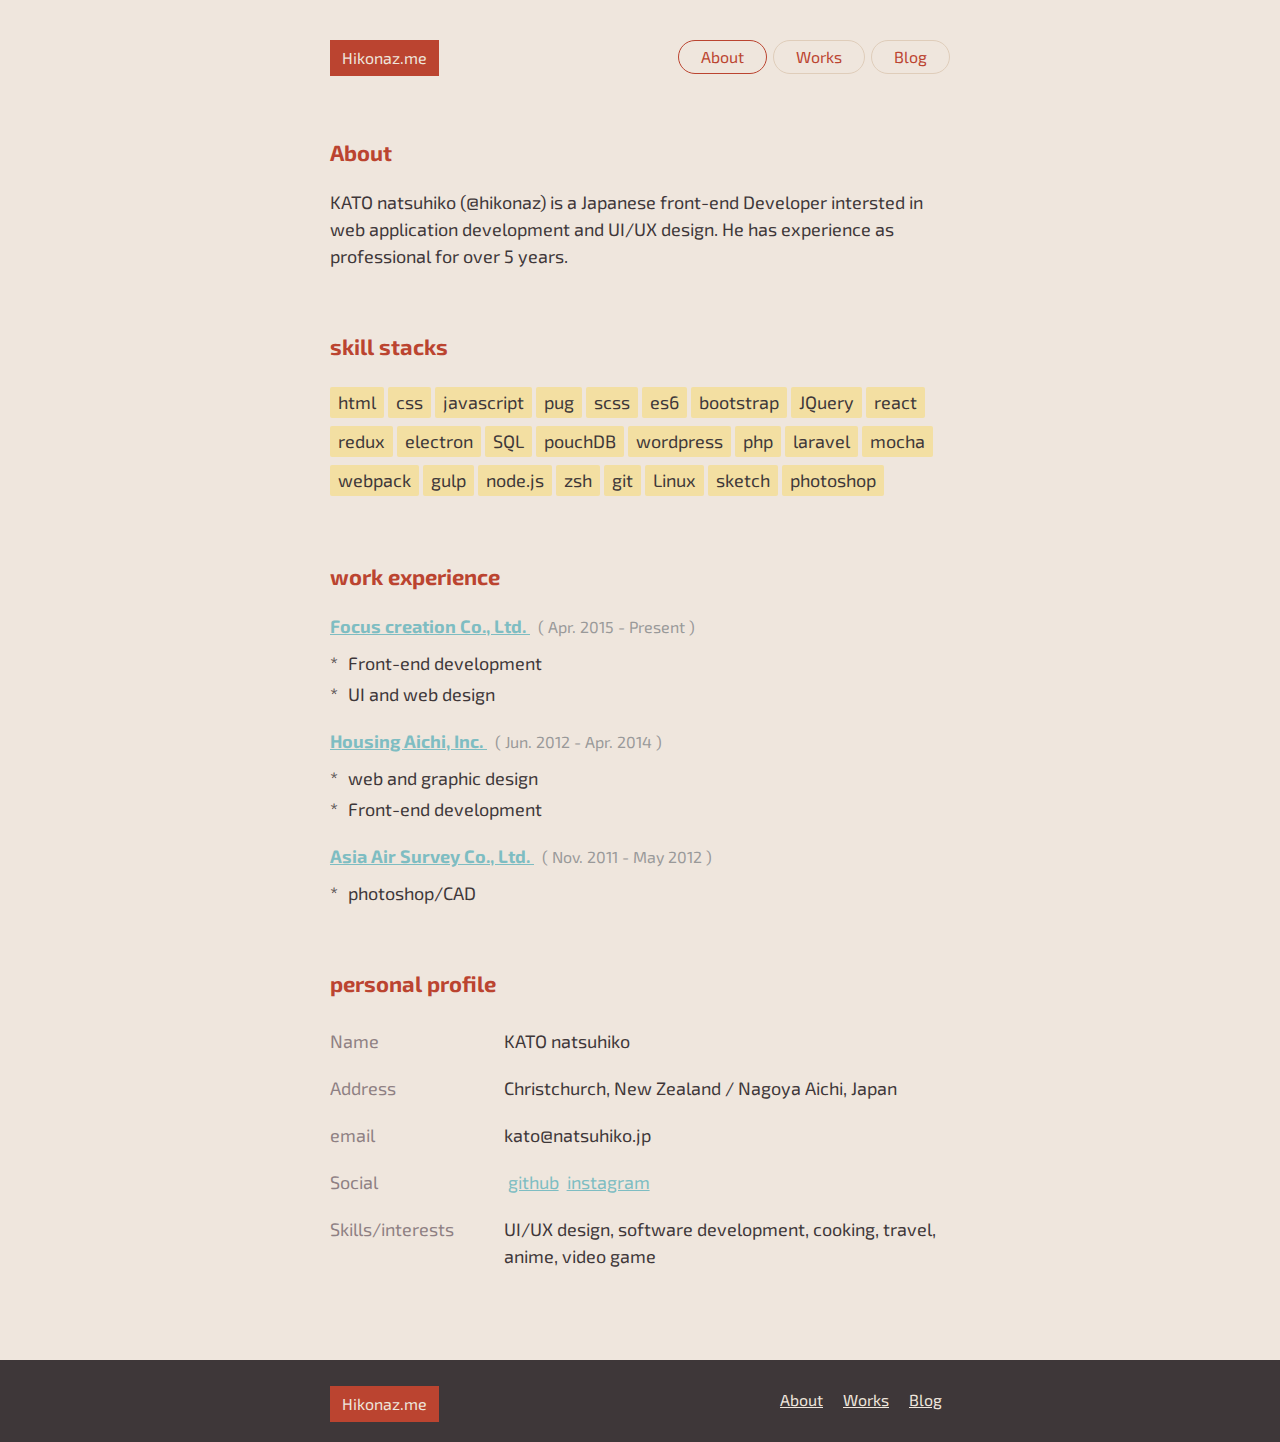
<file: index.html>
<!DOCTYPE html>
<html lang="ja">
  <head>
    <title>Hikonaz.me</title>
    <meta charset="utf-8">
    <meta name="viewport" content="width=device-width, initial-scale=1.0">
    <link href="assets/styles/style.css" rel="stylesheet" type="text/css">
  </head>
  <body>
    <header class="l-header">
      <div class="l-header--inner">
        <p class="fnt-title">Hikonaz.me</p>
        <nav>
          <ul class="ListNavHeader">
            <li class="ListNavHeader--item" id="js-li-about"><a href="./index.html">About</a></li>
            <li class="ListNavHeader--item" id="js-li-works"><a href="./works.html">Works</a></li>
            <li class="ListNavHeader--item"><a href="./blog/index.html">Blog</a></li>
          </ul>
        </nav>
      </div>
    </header>
    <main class="l-main">
      <h1 class="fnt-headline">About</h1>
      <p class="l-textMainDesc fnt-text">KATO natsuhiko (@hikonaz) is a Japanese front-end Developer intersted in web application development and UI/UX design. He has experience as professional for over 5 years.</p>
      <section class="l-section">
        <h2 class="fnt-headline">skill stacks</h2>
                <ul class="listSkill">
                  <li class="listSkill--item">html</li>
                  <li class="listSkill--item">css</li>
                  <li class="listSkill--item">javascript</li>
                  <li class="listSkill--item">pug</li>
                  <li class="listSkill--item">scss</li>
                  <li class="listSkill--item">es6</li>
                  <li class="listSkill--item">bootstrap</li>
                  <li class="listSkill--item">JQuery</li>
                  <li class="listSkill--item">react</li>
                  <li class="listSkill--item">redux</li>
                  <li class="listSkill--item">electron</li>
                  <li class="listSkill--item">SQL</li>
                  <li class="listSkill--item">pouchDB</li>
                  <li class="listSkill--item">wordpress</li>
                  <li class="listSkill--item">php</li>
                  <li class="listSkill--item">laravel</li>
                  <li class="listSkill--item">mocha</li>
                  <li class="listSkill--item">webpack</li>
                  <li class="listSkill--item">gulp</li>
                  <li class="listSkill--item">node.js</li>
                  <li class="listSkill--item">zsh</li>
                  <li class="listSkill--item">git</li>
                  <li class="listSkill--item">Linux</li>
                  <li class="listSkill--item">sketch</li>
                  <li class="listSkill--item">photoshop</li>
                </ul>
      </section>
      <section class="l-section">
        <h2 class="fnt-headline">work experience</h2>
                <section class="sectionWorks">
                  <h3 class="sectionWorks--headline"><a href="http://www.focus-creation.jp">Focus creation Co., Ltd. </a><span class="sectionWorks--headline--span">Apr. 2015 - Present</span></h3>
                  <ul class="sectionWorks--list">
                    <li>Front-end development</li>
                    <li>UI and web design</li>
                  </ul>
                </section>
                <section class="sectionWorks">
                  <h3 class="sectionWorks--headline"><a href="http://www.housingaichi.com">Housing Aichi, Inc. </a><span class="sectionWorks--headline--span">Jun. 2012 - Apr. 2014</span></h3>
                  <ul class="sectionWorks--list">
                    <li>web and graphic design</li>
                    <li>Front-end development</li>
                  </ul>
                </section>
                <section class="sectionWorks">
                  <h3 class="sectionWorks--headline"><a href="http://www.ajiko.co.jp/en/">Asia Air Survey Co., Ltd. </a><span class="sectionWorks--headline--span">Nov. 2011 - May 2012</span></h3>
                  <ul class="sectionWorks--list">
                    <li>photoshop/CAD</li>
                  </ul>
                </section>
      </section>
      <section class="l-section">
        <h2 class="fnt-headline">personal profile</h2>
        <dl class="ListData">
          <dt class="ListData--title">Name</dt>
          <dd class="ListData--data">KATO natsuhiko</dd>
          <dt class="ListData--title">Address</dt>
          <dd class="ListData--data">Christchurch, New Zealand / Nagoya Aichi, Japan</dd>
          <dt class="ListData--title">email</dt>
          <dd class="ListData--data">kato@natsuhiko.jp</dd>
          <dt class="ListData--title">Social</dt>
          <dd class="ListData--data"><a class="ListData--data--link" href="https://github.com/natsuhikok">github</a><a class="ListData--data--link" href="https://www.instagram.com/hikonaz/">instagram</a></dd>
          <dt class="ListData--title">Skills/interests</dt>
          <dd class="ListData--data">UI/UX design, software development, cooking, travel, anime, video game</dd>
        </dl>
      </section>
    </main>
    <footer class="l-footer">
      <div class="l-footer--inner">
        <p class="fnt-title">Hikonaz.me</p>
        <nav>
          <ul class="ListNavFooter">
            <li class="ListNavFooter--item ListNavFooter--item_active"><a href="#">About</a></li>
            <li class="ListNavFooter--item"><a href="#">Works</a></li>
            <li class="ListNavFooter--item"><a href="#">Blog</a></li>
          </ul>
        </nav>
      </div>
    </footer>
    <script type="text/javascript" src="assets/scripts/bundle.js"></script>
  </body>
</html>
</file>
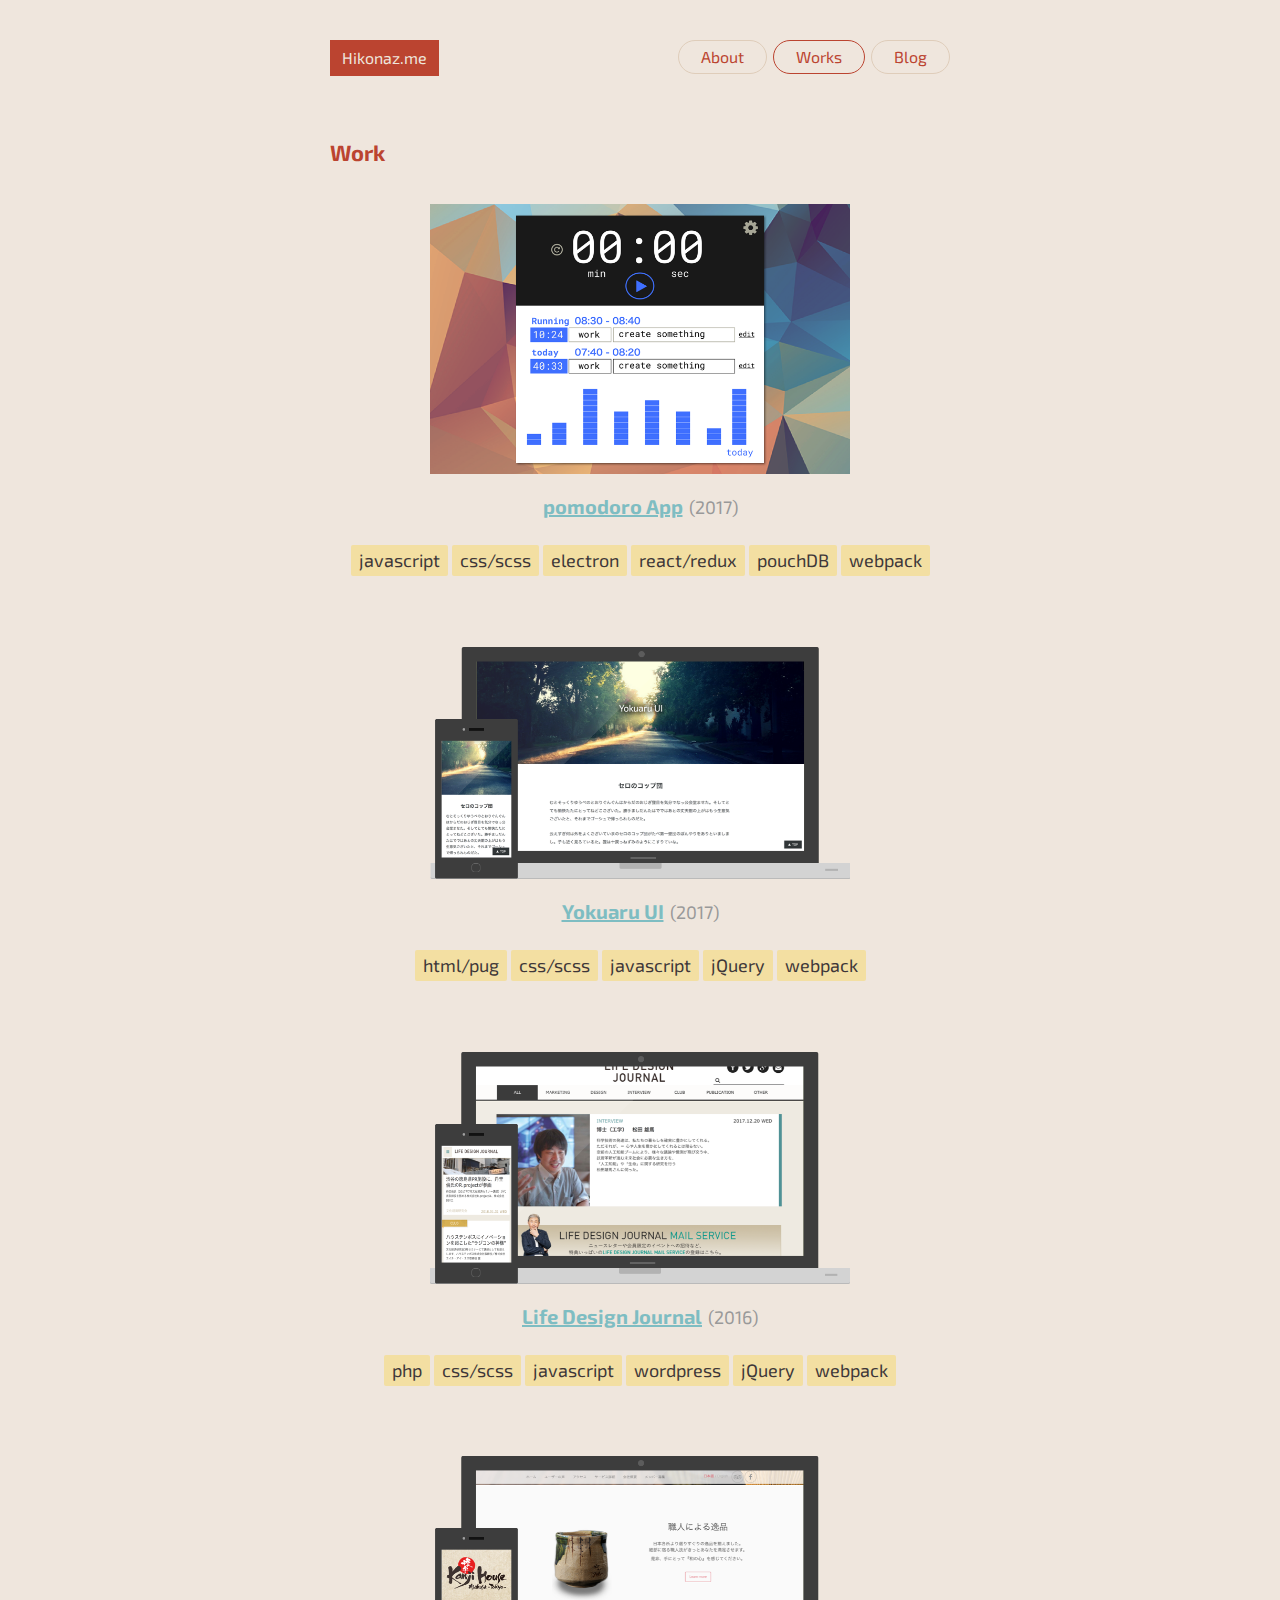
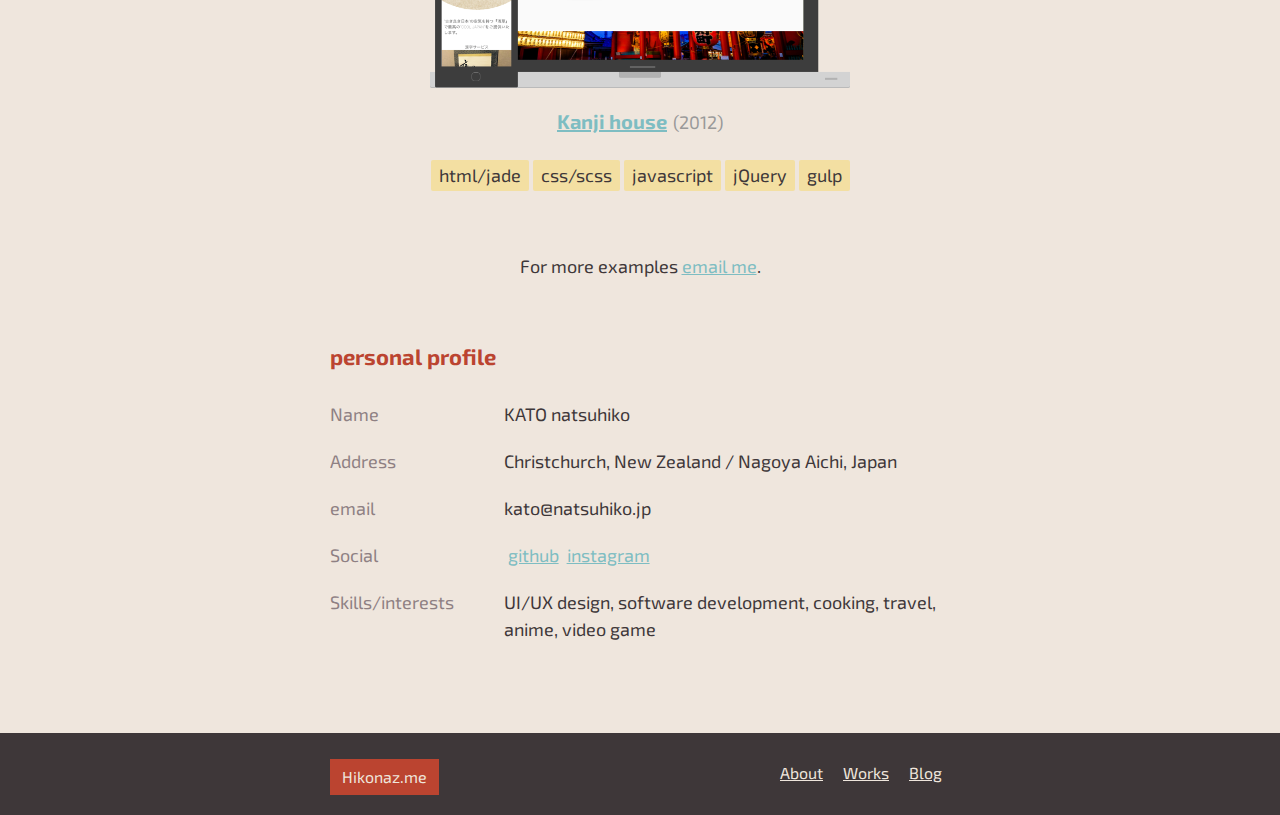
<file: works.html>
<!DOCTYPE html>
<html lang="ja">
  <head>
    <title>Works | Hikonaz.me</title>
    <meta charset="utf-8">
    <meta name="viewport" content="width=device-width, initial-scale=1.0">
    <link href="assets/styles/style.css" rel="stylesheet" type="text/css">
  </head>
  <body>
    <header class="l-header">
      <div class="l-header--inner">
        <p class="fnt-title">Hikonaz.me</p>
        <nav>
          <ul class="ListNavHeader">
            <li class="ListNavHeader--item" id="js-li-about"><a href="./index.html">About</a></li>
            <li class="ListNavHeader--item" id="js-li-works"><a href="./works.html">Works</a></li>
            <li class="ListNavHeader--item"><a href="./blog/index.html">Blog</a></li>
          </ul>
        </nav>
      </div>
    </header>
    <main class="l-main">
      <h1 class="fnt-headline">Work</h1>
            <div class="boxWork"><img class="boxWork--images" src="./assets/images/pomodoro.png" alt="pomodoro App">
              <h2 class="boxWork--title"><a href="https://github.com/natsuhikok/pomodoro">pomodoro App</a><span class="boxWork--title--year">(2017)</span>
              </h2>
              <div class="boxWork--list">
                <ul class="listSkill">
                  <li class="listSkill--item">javascript</li>
                  <li class="listSkill--item">css/scss</li>
                  <li class="listSkill--item">electron</li>
                  <li class="listSkill--item">react/redux</li>
                  <li class="listSkill--item">pouchDB</li>
                  <li class="listSkill--item">webpack</li>
                </ul>
              </div>
            </div>
            <div class="boxWork"><img class="boxWork--images" src="./assets/images/yokuaru-ui.png" alt="Yokuaru UI">
              <h2 class="boxWork--title"><a href="https://github.com/natsuhikok/pomodoro">Yokuaru UI</a><span class="boxWork--title--year">(2017)</span>
              </h2>
              <div class="boxWork--list">
                <ul class="listSkill">
                  <li class="listSkill--item">html/pug</li>
                  <li class="listSkill--item">css/scss</li>
                  <li class="listSkill--item">javascript</li>
                  <li class="listSkill--item">jQuery</li>
                  <li class="listSkill--item">webpack</li>
                </ul>
              </div>
            </div>
            <div class="boxWork"><img class="boxWork--images" src="./assets/images/life-design-journal.png" alt="Life Design Journal">
              <h2 class="boxWork--title"><a href="http://lifedesign.ne.jp/">Life Design Journal</a><span class="boxWork--title--year">(2016)</span>
              </h2>
              <div class="boxWork--list">
                <ul class="listSkill">
                  <li class="listSkill--item">php</li>
                  <li class="listSkill--item">css/scss</li>
                  <li class="listSkill--item">javascript</li>
                  <li class="listSkill--item">wordpress</li>
                  <li class="listSkill--item">jQuery</li>
                  <li class="listSkill--item">webpack</li>
                </ul>
              </div>
            </div>
            <div class="boxWork"><img class="boxWork--images" src="./assets/images/kanji-house.png" alt="Kanji house">
              <h2 class="boxWork--title"><a href="http://kanji-house.tokyo">Kanji house</a><span class="boxWork--title--year">(2012)</span>
              </h2>
              <div class="boxWork--list">
                <ul class="listSkill">
                  <li class="listSkill--item">html/jade</li>
                  <li class="listSkill--item">css/scss</li>
                  <li class="listSkill--item">javascript</li>
                  <li class="listSkill--item">jQuery</li>
                  <li class="listSkill--item">gulp</li>
                </ul>
              </div>
            </div>
      <p class="font-center">For more examples <a href="mailto:kato@natsuhiko.jp">email me</a>.</p>
      <section class="l-section">
        <h2 class="fnt-headline">personal profile</h2>
        <dl class="ListData">
          <dt class="ListData--title">Name</dt>
          <dd class="ListData--data">KATO natsuhiko</dd>
          <dt class="ListData--title">Address</dt>
          <dd class="ListData--data">Christchurch, New Zealand / Nagoya Aichi, Japan</dd>
          <dt class="ListData--title">email</dt>
          <dd class="ListData--data">kato@natsuhiko.jp</dd>
          <dt class="ListData--title">Social</dt>
          <dd class="ListData--data"><a class="ListData--data--link" href="https://github.com/natsuhikok">github</a><a class="ListData--data--link" href="https://www.instagram.com/hikonaz/">instagram</a></dd>
          <dt class="ListData--title">Skills/interests</dt>
          <dd class="ListData--data">UI/UX design, software development, cooking, travel, anime, video game</dd>
        </dl>
      </section>
    </main>
    <footer class="l-footer">
      <div class="l-footer--inner">
        <p class="fnt-title">Hikonaz.me</p>
        <nav>
          <ul class="ListNavFooter">
            <li class="ListNavFooter--item ListNavFooter--item_active"><a href="#">About</a></li>
            <li class="ListNavFooter--item"><a href="#">Works</a></li>
            <li class="ListNavFooter--item"><a href="#">Blog</a></li>
          </ul>
        </nav>
      </div>
    </footer>
    <script type="text/javascript" src="assets/scripts/bundle.js"></script>
  </body>
</html>
</file>
<file: assets/styles/style.css>
﻿/*! normalize.css v7.0.0 | MIT License | github.com/necolas/normalize.css */@import url("https://fonts.googleapis.com/css?family=Exo+2:300");html{line-height:1.15;-ms-text-size-adjust:100%;-webkit-text-size-adjust:100%}body{margin:0}article,aside,footer,header,nav,section{display:block}h1{font-size:2em;margin:0.67em 0}figcaption,figure,main{display:block}figure{margin:1em 40px}hr{box-sizing:content-box;height:0;overflow:visible}pre{font-family:monospace, monospace;font-size:1em}a{background-color:transparent;-webkit-text-decoration-skip:objects}abbr[title]{border-bottom:none;text-decoration:underline;text-decoration:underline dotted}b,strong{font-weight:inherit}b,strong{font-weight:bolder}code,kbd,samp{font-family:monospace, monospace;font-size:1em}dfn{font-style:italic}mark{background-color:#ff0;color:#000}small{font-size:80%}sub,sup{font-size:75%;line-height:0;position:relative;vertical-align:baseline}sub{bottom:-0.25em}sup{top:-0.5em}audio,video{display:inline-block}audio:not([controls]){display:none;height:0}img{border-style:none}svg:not(:root){overflow:hidden}button,input,optgroup,select,textarea{font-family:sans-serif;font-size:100%;line-height:1.15;margin:0}button,input{overflow:visible}button,select{text-transform:none}button,html [type="button"],[type="reset"],[type="submit"]{-webkit-appearance:button}button::-moz-focus-inner,[type="button"]::-moz-focus-inner,[type="reset"]::-moz-focus-inner,[type="submit"]::-moz-focus-inner{border-style:none;padding:0}button:-moz-focusring,[type="button"]:-moz-focusring,[type="reset"]:-moz-focusring,[type="submit"]:-moz-focusring{outline:1px dotted ButtonText}fieldset{padding:0.35em 0.75em 0.625em}legend{box-sizing:border-box;color:inherit;display:table;max-width:100%;padding:0;white-space:normal}progress{display:inline-block;vertical-align:baseline}textarea{overflow:auto}[type="checkbox"],[type="radio"]{box-sizing:border-box;padding:0}[type="number"]::-webkit-inner-spin-button,[type="number"]::-webkit-outer-spin-button{height:auto}[type="search"]{-webkit-appearance:textfield;outline-offset:-2px}[type="search"]::-webkit-search-cancel-button,[type="search"]::-webkit-search-decoration{-webkit-appearance:none}::-webkit-file-upload-button{-webkit-appearance:button;font:inherit}details,menu{display:block}summary{display:list-item}canvas{display:inline-block}template{display:none}[hidden]{display:none}html{font-family:"Exo 2",Verdana,"游ゴシック",YuGothic,"ヒラギノ角ゴ ProN W3","Hiragino Kaku Gothic ProN","メイリオ",Meiryo,sans-serif;color:#3e3739;font-size:18px;background-color:#EFE6DD;line-height:1.5;font-display:swap}*::selection{background:#F3DFA2 !important}*{-webkit-box-sizing:border-box;-moz-box-sizing:border-box;-ms-box-sizing:border-box;box-sizing:border-box}a{color:#7EBDC2}a:hover{color:#9acbcf}.ListNavHeader,.ListNavFooter{list-style-type:none;padding:0 0 0 0}.ListNavHeader>li,.ListNavFooter>li{text-align:center;display:inline-block}.ListNavHeader{margin:0;text-align:right}.ListNavHeader--item{padding:0 0 0 2px}.ListNavHeader--item a{background-color:#EFE6DD;border-radius:20px;border:1px solid #dfcdba;color:#BB4430;display:block;padding:4px 14px;text-decoration:none;transition:0.2s;font-size:13px}@media screen and (min-width: 420px){.ListNavHeader--item a{font-size:16px;padding:4px 22px}}.ListNavHeader--item a:hover{border:1px solid #BB4430}.ListNavHeader--item_active a{border:1px solid #BB4430}.ListNavFooter{text-align:center;margin:6px 0 0 0}@media screen and (min-width: 420px){.ListNavFooter{text-align:right}}.ListNavFooter--item{padding:0 8px}.ListNavFooter--item a{color:#EFE6DD;font-size:14px}@media screen and (min-width: 420px){.ListNavFooter--item a{font-size:16px}}.ListNavFooter--item a:hover{color:#7EBDC2}.listSkill{padding:0;margin:20px 0;text-align:center}@media screen and (min-width: 600px){.listSkill{text-align:left}}.listSkill--item{display:inline-block;padding:2px 8px;border-radius:2px;margin:4px  0;background-color:#F3DFA2;transition:0.2s}.listSkill--item:hover{background-color:#edcf75}.ListData{overflow:hidden;padding:0;margin:0;width:100%}.ListData--title{color:#8e8083;width:100%;text-align:center}@media screen and (min-width: 600px){.ListData--title{width:28%;float:left;padding:10px 0;margin:0;text-align:left}}.ListData--data{width:100%;text-align:center;margin:0 0 20px 0}@media screen and (min-width: 600px){.ListData--data{width:72%;float:left;padding:10px 0;margin:0;text-align:left}}.ListData--data--link{padding:0 4px;display:inline-block}.fnt-title{margin:0 0 0 0;float:left;background-color:#BB4430;display:inline-block;padding:6px 10px;font-size:14px;color:#EFE6DD}@media screen and (min-width: 420px){.fnt-title{font-size:16px;padding:6px 12px}}.fnt-headline{color:#BB4430;font-size:22px;text-align:center}@media screen and (min-width: 600px){.fnt-headline{text-align:left}}.fnt-text{text-align:center}@media screen and (min-width: 600px){.fnt-text{text-align:left}}.font-center{text-align:center}.sectionWorks{margin:20px 0}.sectionWorks--headline{font-size:18px;margin:0;text-align:center}.sectionWorks--headline--span{color:#999;padding-left:4px;font-weight:normal;display:block;font-size:14px}@media screen and (min-width: 420px){.sectionWorks--headline--span{font-size:16px}}@media screen and (min-width: 600px){.sectionWorks--headline--span{display:inline}}.sectionWorks--headline--span::before{content:'(';padding:0 4px}.sectionWorks--headline--span::after{content:')';padding:0 4px}@media screen and (min-width: 600px){.sectionWorks--headline{text-align:left}}.sectionWorks--list{padding:0;margin:10px 0;list-style-type:none;text-align:center}@media screen and (min-width: 600px){.sectionWorks--list{text-align:left}}.sectionWorks--list>li{margin:4px 0}@media screen and (min-width: 600px){.sectionWorks--list>li::before{content:"*";padding-right:10px}}.boxWork{padding:20px;margin:0 auto}.boxWork--images{max-width:420px;width:100%;display:block;margin:auto}.boxWork--title{font-size:20px;text-align:center;margin-bottom:10px}.boxWork--title--year{font-size:18px;font-weight:normal;padding-left:6px;color:#999}.boxWork--list{padding:0}.boxWork--list ul{text-align:center !important}.boxWork--link{text-align:center;font-size:16px}.l-main{width:100%;max-width:640px;padding:0 10px;margin:40px auto}@media screen and (min-width: 420px){.l-main{margin:60px auto 80px auto}}.l-section{margin:60px 0}.l-textMainDesc{margin:20px 0}.l-header{width:100%;overflow:hidden}.l-header--inner{width:100%;max-width:640px;padding:0 10px;margin:10px auto 0 auto}@media screen and (min-width: 420px){.l-header--inner{margin:40px auto 0 auto}}.l-footer{width:100%;overflow:hidden;background-color:#3e3739;padding:20px 0}.l-footer--inner{width:100%;max-width:640px;padding:0 10px;margin:0 auto 0 auto}.l-2calWrapper{overflow:hidden}
</file>
